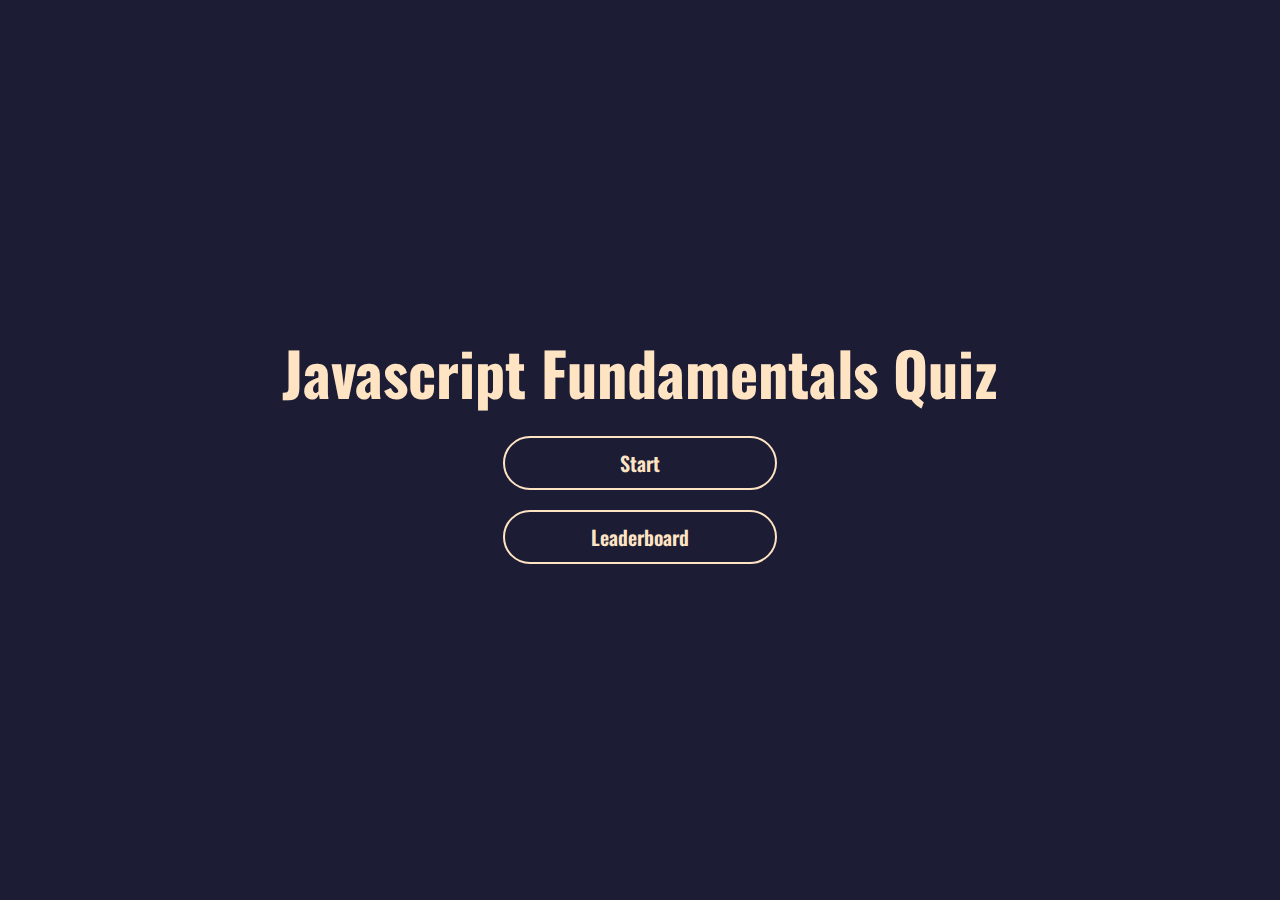
<file: index.html>
<!DOCTYPE html>
<html lang="en">
<head>
    <meta charset="UTF-8">
    <meta http-equiv="X-UA-Compatible" content="IE=edge">
    <meta name="viewport" content="width=device-width, initial-scale=1.0">
    <title>Quiz App</title>
    <link rel="stylesheet" href="style.css">
    <link rel="preconnect" href="https://fonts.googleapis.com">
    <link rel="preconnect" href="https://fonts.gstatic.com" crossorigin>
    <link href="https://fonts.googleapis.com/css2?family=Oswald:wght@200&display=swap" rel="stylesheet">
</head>
<body>
    <div class="container">
        <div id="main" class="flex-center flex-column">
            <h1>Javascript Fundamentals Quiz</h1>
            <a class="btn" href="quiz.html">Start</a>
            <a class="btn" href="leaderboard.html">Leaderboard</a>
        </div>
    </div>
</body>
</html>
</file>
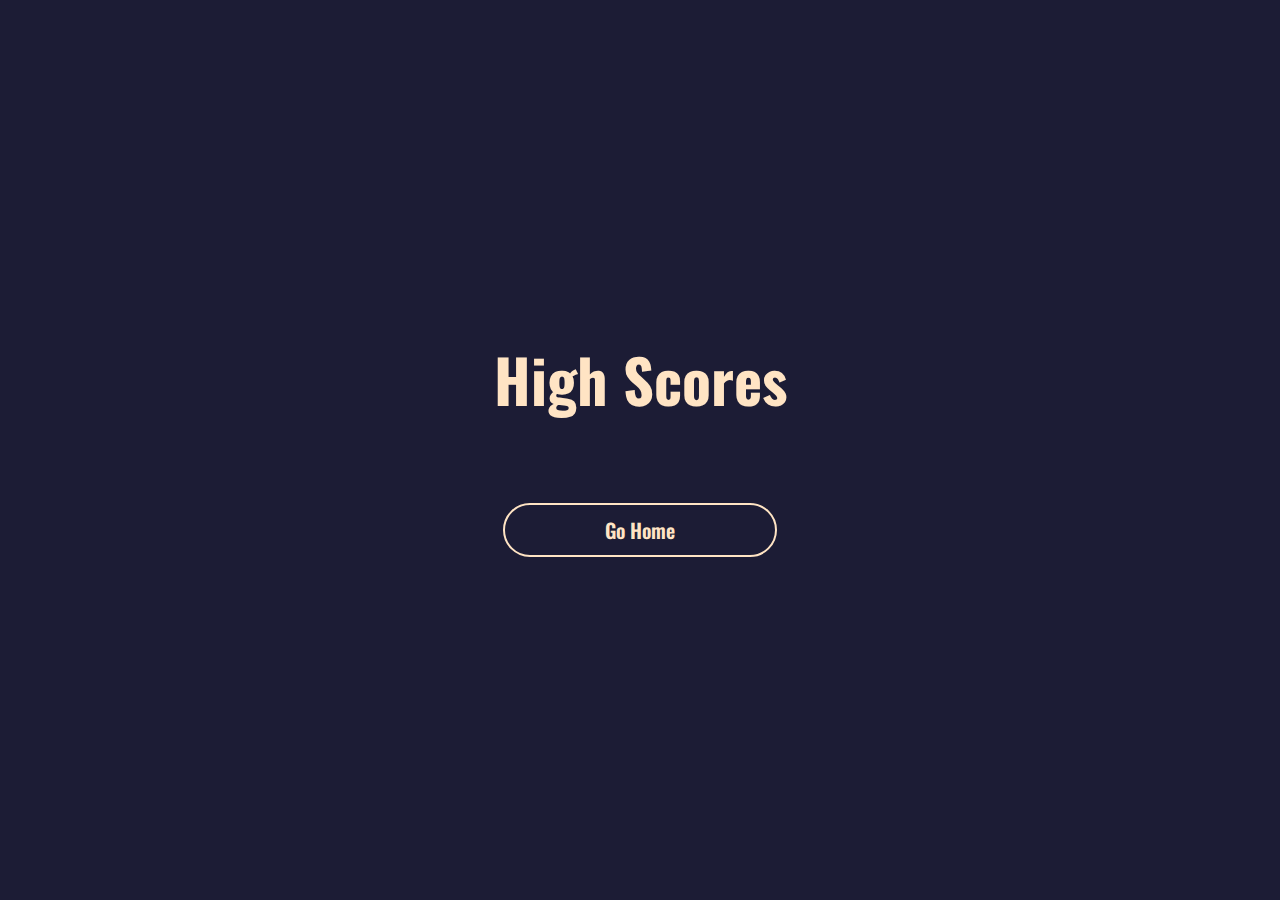
<file: leaderboard.html>
<!DOCTYPE html>
<html lang="en">
<head>
  <meta charset="UTF-8">
  <meta http-equiv="X-UA-Compatible" content="IE=edge">
  <meta name="viewport" content="width=device-width, initial-scale=1.0">
  <title>Leaderboard</title>
  <link rel="stylesheet" href="style.css">
    <link rel="preconnect" href="https://fonts.googleapis.com">
    <link rel="preconnect" href="https://fonts.gstatic.com" crossorigin>
    <link href="https://fonts.googleapis.com/css2?family=Oswald:wght@200&display=swap" rel="stylesheet">
</head>
<body>
  <div class="container">
    <div id="highScores" class="flex-center flex-column">
      <h1 id="finalScore">High Scores</h1>
      <ul id="highScoresList"></ul>
      <a class="btn" href="index.html">Go Home</a>
    </div>
  </div>
  <script src="leaderboard.js"></script>
</body>
</html>
</file>
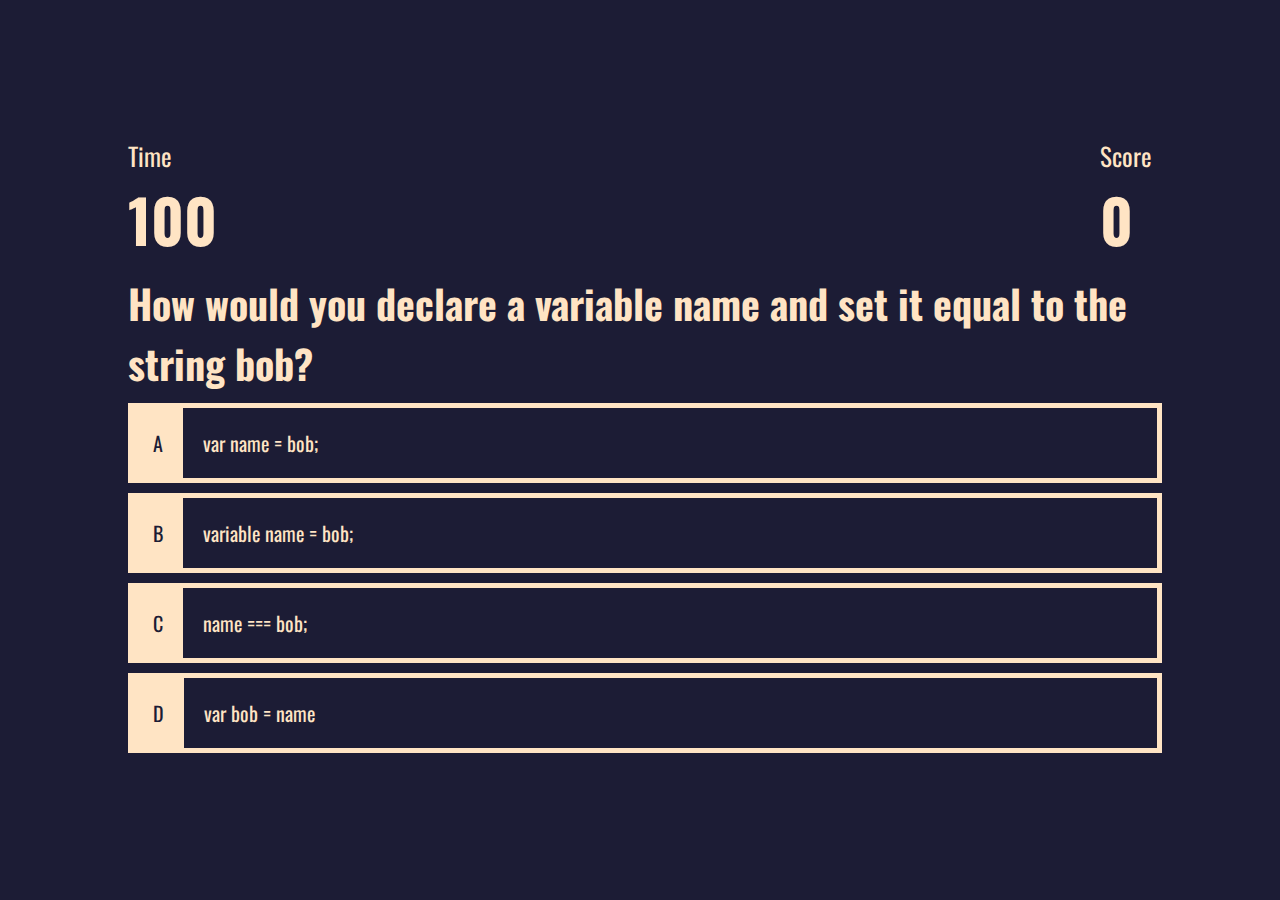
<file: quiz.html>
<!DOCTYPE html>
<html lang="en">
<head>
  <meta charset="UTF-8">
  <meta http-equiv="X-UA-Compatible" content="IE=edge">
  <meta name="viewport" content="width=device-width, initial-scale=1.0">
  <title>Quiz</title>
  <link rel="stylesheet" href="style.css">
  <link rel="stylesheet" href="quiz.css">
  <link rel="preconnect" href="https://fonts.googleapis.com">
  <link rel="preconnect" href="https://fonts.gstatic.com" crossorigin>
  <link href="https://fonts.googleapis.com/css2?family=Oswald:wght@200&display=swap" rel="stylesheet">
</head>
<body>
  <div class="container">
    <div id="quiz" class="justify-center flex-column">
        <div id="progress">
            <div id="performance">
                <p class="title">Time</p>
                <h1 class="value" id="timeLeft"></h1>
            </div>
            <div id="performance">
              <p class="title">Score</p>
              <h1 class="value" id="currentScore">0</h1>
          </div>
        </div>
      <h2 id="question">hmmmmm?</h2>
      <div class="answercontainer">
        <p class="index">A</p>
        <p class="answer" data-number="1">blah</p>
      </div>
      <div class="answercontainer">
        <p class="index">B</p>
        <p class="answer" data-number="2">blah</p>
      </div>
      <div class="answercontainer">
        <p class="index">C</p>
        <p class="answer" data-number="3">blah</p>
      </div>
      <div class="answercontainer">
        <p class="index">D</p>
        <p class="answer" data-number="4">blah</p>
      </div>
    </div>
  </div>
  <script src="script.js"></script>
</body>
</html>
</file>
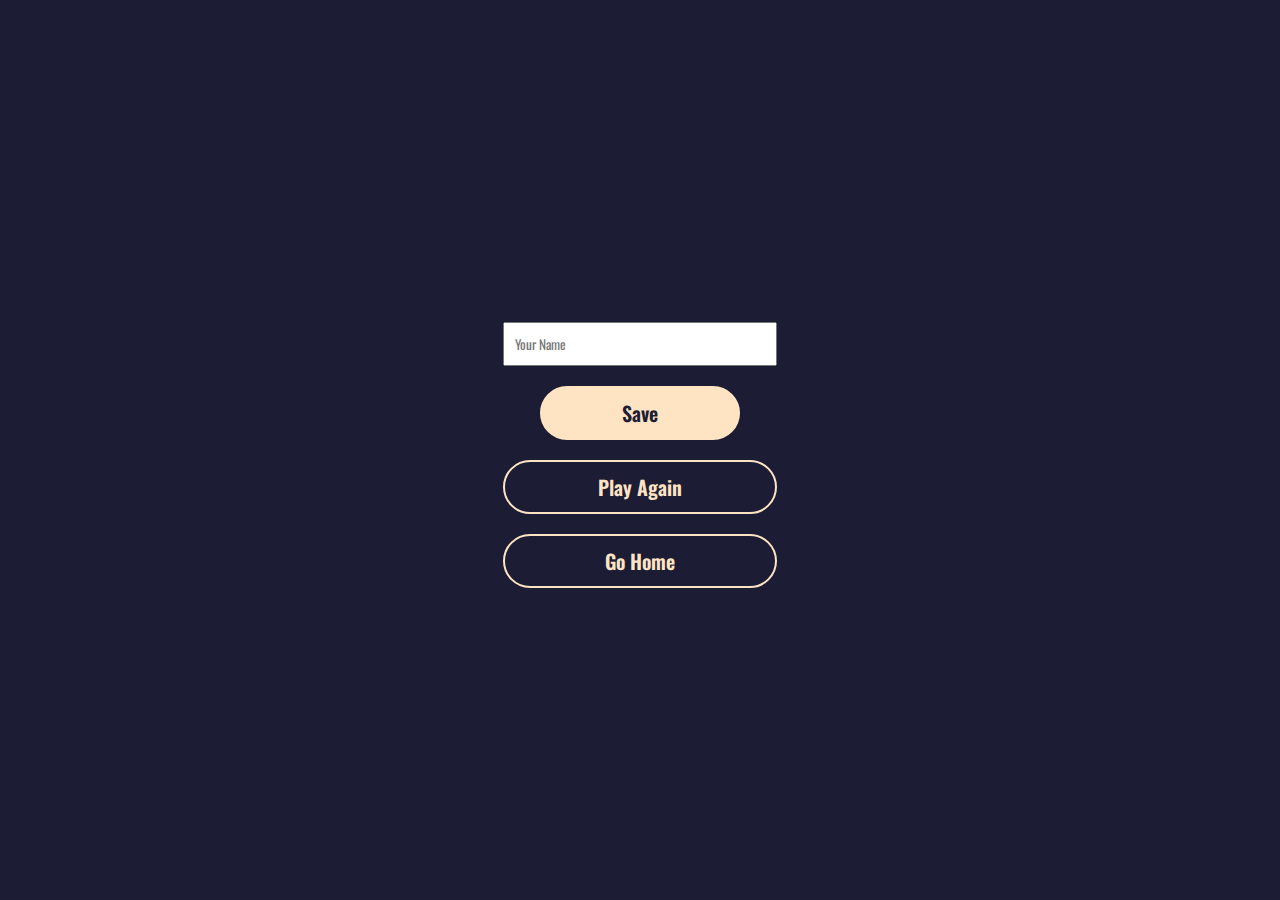
<file: save.html>
<!DOCTYPE html>
<html lang="en">
<head>
  <meta charset="UTF-8">
  <meta http-equiv="X-UA-Compatible" content="IE=edge">
  <meta name="viewport" content="width=device-width, initial-scale=1.0">
  <title>Results</title>
  <link rel="stylesheet" href="style.css">
    <link rel="preconnect" href="https://fonts.googleapis.com">
    <link rel="preconnect" href="https://fonts.gstatic.com" crossorigin>
    <link href="https://fonts.googleapis.com/css2?family=Oswald:wght@200&display=swap" rel="stylesheet">
</head>
<body>
  <div class="container">
    <div id="end" class="flex-center flex-column">
      <h1 id="finalScore"></h1>
      <form>
        <input type="text" name="name" id="name" placeholder="Your Name"/>
        <button type="submit" class="btn save" id="submitBtn" onclick="saveHighScore(event)"disabled>Save</button>
      </form>
      <a class="btn" href="quiz.html">Play Again</a>
      <a class="btn" href="index.html">Go Home</a>
    </div>
  </div>
  <script src="save.js"></script>
</body>
</html>
</file>
<file: style.css>
:root {
    background-color: rgb(28, 28, 53);
    font-size: 62.5%;
}

*{
    font-family: "Oswald", sans-serif;
    margin: 0;
    padding: 0;
}

h1,
h2,
h3{
    margin-bottom: 1rem;
}

h1 {
    font-size: 6rem;   
    color: bisque; 
}

h2 {
    font-size: 4rem;  
    color: bisque; 
}
h3 {
    font-size: 3rem;  
    color: bisque;  
}

.container {
    width: 100vw;
    height: 100vh;
    display: flex;
    justify-content: center;
    align-items: center;
    max-width: 80%;
    margin: 0 auto;
}

.flex-column {
    display: flex;
    flex-direction: column;
}

.flex-center{
    justify-content: center;
    align-items: center;
}

.justify-center{
    justify-content: center;
}

.text-center{
    text-align: center;
}

.hidden{
    display: none;
}

.btn {
    font-size: 2rem;
    padding: 1rem;
    text-align: center;
    border: .2rem solid bisque;
    margin: 1rem;
    text-decoration: none;
    color: bisque;
    background-color: rgb(28, 28, 53);
    font-weight: 600;
    width: 25rem;
    border-radius: 3rem;
}

.btn:hover{
    cursor: pointer;
    background-color: bisque;
    color:rgb(28, 28, 53);
    border-color: rgb(28, 28, 53);
}

.btn[disabled]:hover {
    cursor: not-allowed;
}

.save{
    width: 20rem;
    background-color: bisque;
    color: rgb(28, 28, 53);
}

form{
    width: 100%;
    display: flex;
    flex-direction: column;
    align-items: center;
}

input{
    margin: 1rem;
    width: 25rem;
    padding: 1rem;

}

#highScoresList {
    list-style: none;
    padding-left: 0;
    margin: 3rem;
}

.high-score{
    font-size: 3.5rem;
    margin: 1rem;
    color: bisque;
}
</file>
<file: quiz.css>
.answercontainer{
    display: flex;
    margin-bottom: 1rem;
    width: 100%;
    font-size: 2rem;
    border: .5rem solid bisque;
    background-color: rgb(28, 28, 53);
    color: bisque;
}

.answercontainer:hover{
    cursor: pointer;
    background-color: bisque;
    color:rgb(28, 28, 53);
    border-color: rgb(28, 28, 53);
}

.index{
    padding: 2rem;
    background-color: bisque;
    color: rgb(28, 28, 53);
}

.answer{
    padding: 2rem;
}

#progress{
    display: flex;
    justify-content: space-between;
}

#performance{
    color: bisque;
    font-size: 2.5rem;
}
</file>
